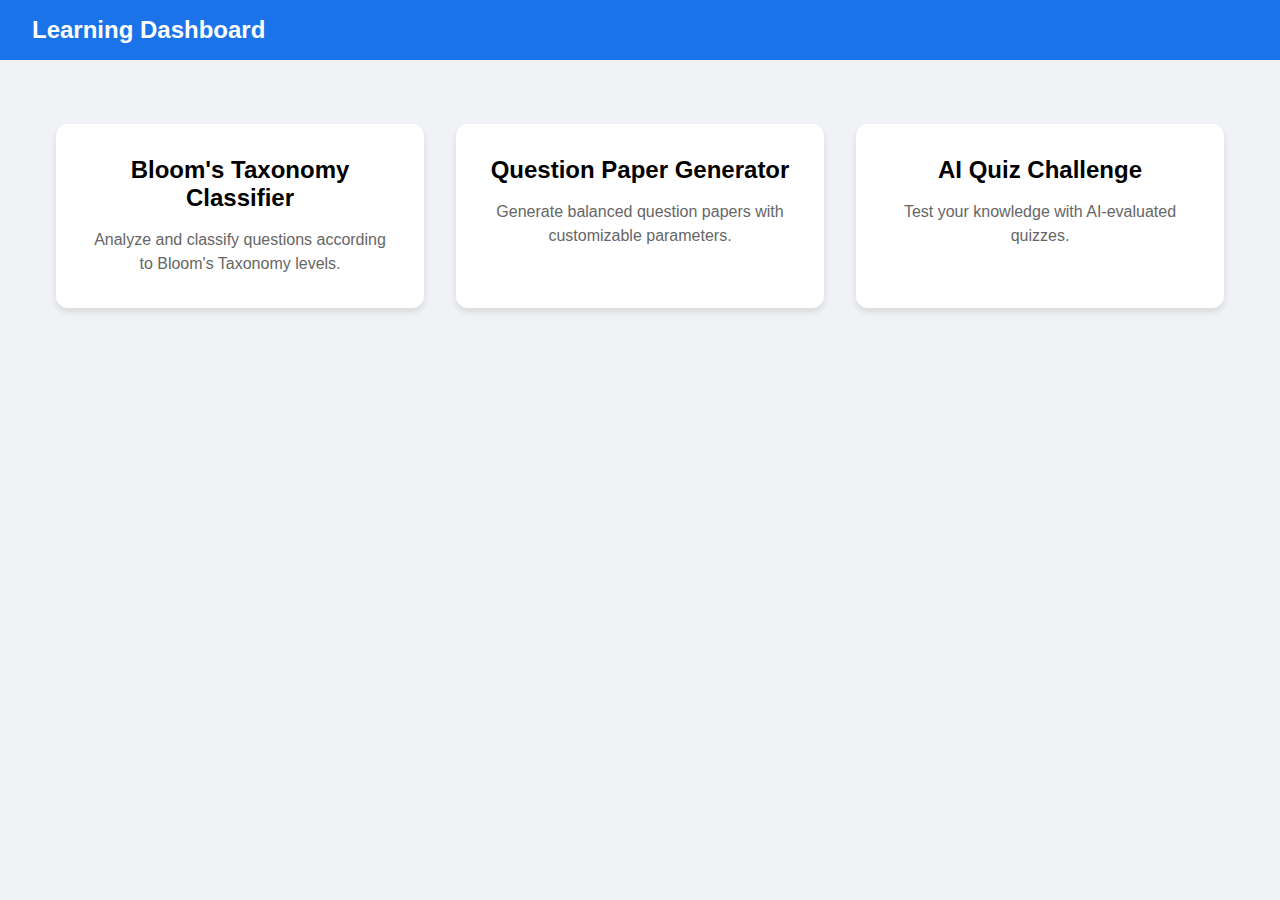
<file: index.html>
<!DOCTYPE html>
<html lang="en">
<head>
  <meta charset="UTF-8">
  <meta name="viewport" content="width=device-width, initial-scale=1.0">
  <title>Dashboard</title>
  <link rel="stylesheet" href="dashboard.css">
</head>
<body>
  <nav class="navbar">
    <div class="nav-brand">Learning Dashboard</div>
  </nav>
  <div class="container">
    <div class="features-grid">
      <div class="feature-card" onclick="navigateTo('question-search')">
        <h3>Bloom's Taxonomy Classifier</h3>
        <p>Analyze and classify questions according to Bloom's Taxonomy levels.</p>
      </div>
      <div class="feature-card" onclick="navigateTo('questionpaper')">
        <h3>Question Paper Generator</h3>
        <p>Generate balanced question papers with customizable parameters.</p>
      </div>
      <div class="feature-card" onclick="navigateTo('quizSection')">
        <h3>AI Quiz Challenge</h3>
        <p>Test your knowledge with AI-evaluated quizzes.</p>
      </div>
    </div>
  </div>
  <script src="dashboard.js"></script>
</body>
</html>
</file>
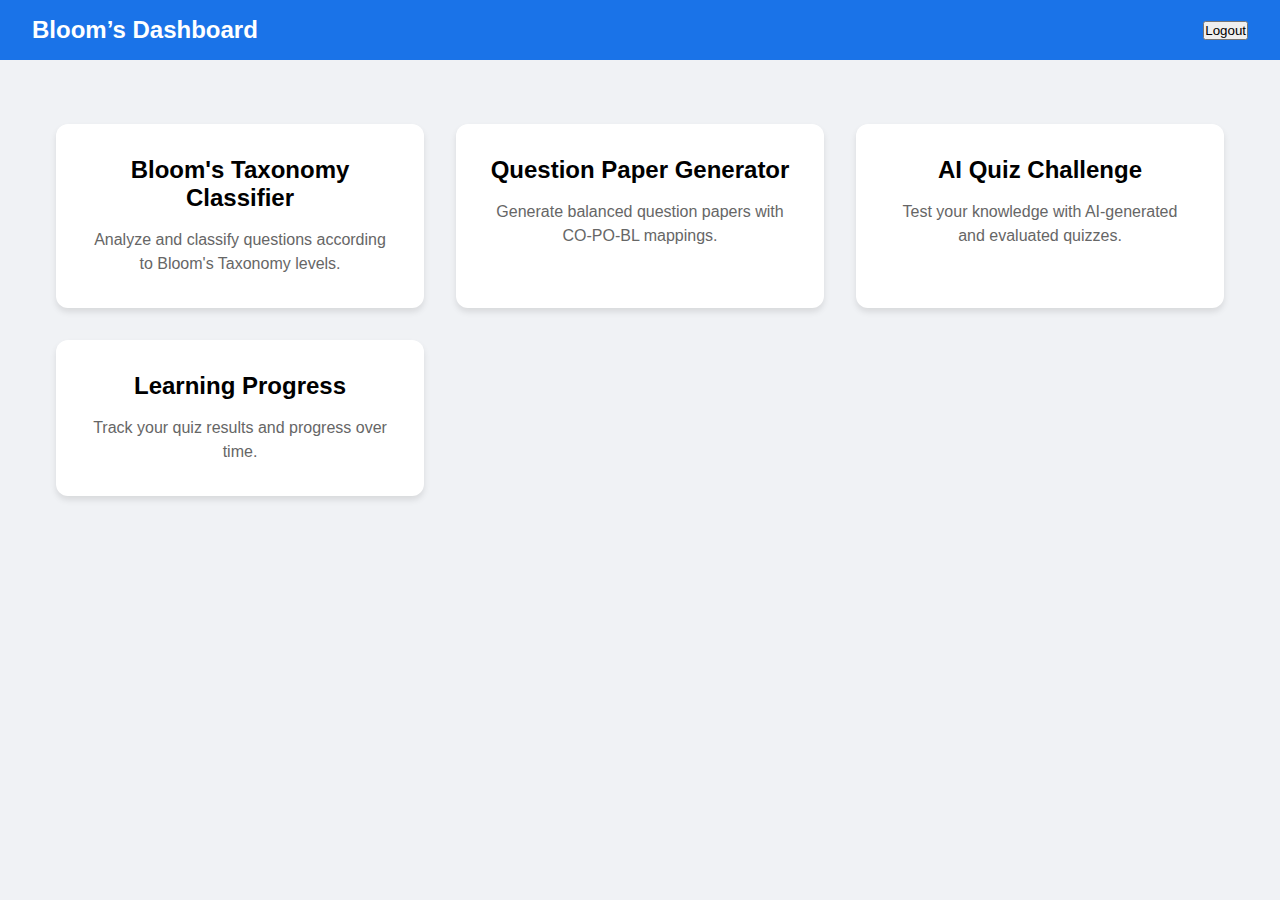
<file: dashboard.html>
<!DOCTYPE html>
<html lang="en">
<head>
  <meta charset="UTF-8" />
  <meta name="viewport" content="width=device-width, initial-scale=1.0"/>
  <title>Dashboard | Bloom's Taxonomy App</title>
  <link rel="stylesheet" href="dashboard.css" />
</head>
<body>
  <nav class="navbar">
    <div class="nav-brand">Bloom’s Dashboard</div>
    <div class="nav-user">
      <span id="username"></span>
      <button onclick="location.href='index.html'">Logout</button>
    </div>
  </nav>

  <div class="container">
    <div class="features-grid">
      <div class="feature-card" onclick="navigateTo('question-search')">
        <h3>Bloom's Taxonomy Classifier</h3>
        <p>Analyze and classify questions according to Bloom's Taxonomy levels.</p>
      </div>

      <div class="feature-card" onclick="navigateTo('questionpaper')">
        <h3>Question Paper Generator</h3>
        <p>Generate balanced question papers with CO-PO-BL mappings.</p>
      </div>

      <div class="feature-card" onclick="navigateTo('quiz')">
        <h3>AI Quiz Challenge</h3>
        <p>Test your knowledge with AI-generated and evaluated quizzes.</p>
      </div>

      <div class="feature-card" onclick="navigateTo('progress')">
        <h3>Learning Progress</h3>
        <p>Track your quiz results and progress over time.</p>
      </div>
    </div>
  </div>

  <script src="dashboard.js"></script>
</body>
</html>
</file>
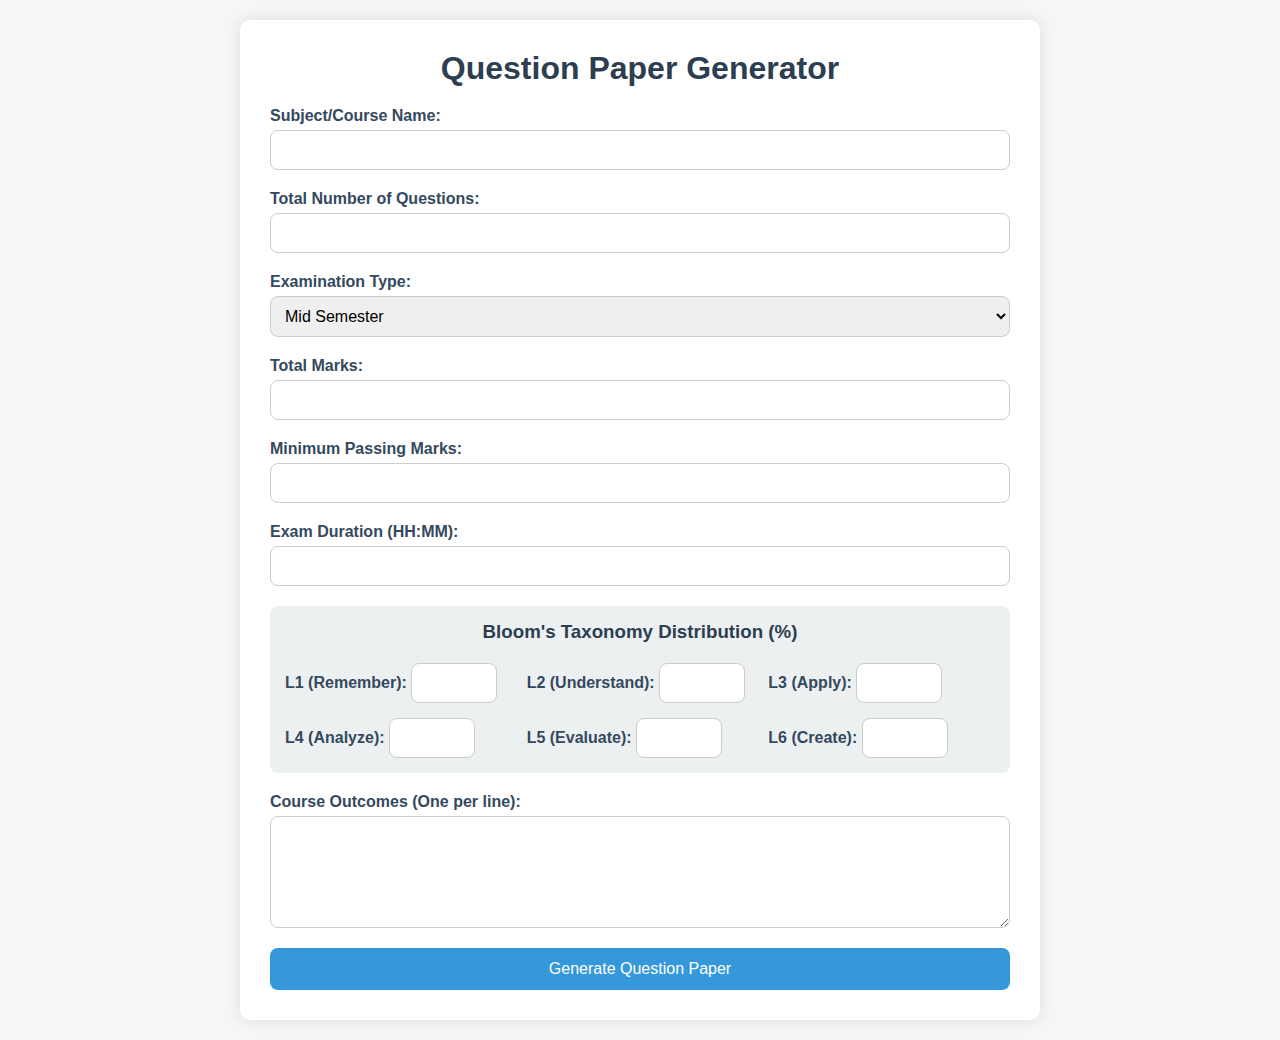
<file: questionpaper.html>
<!DOCTYPE html> 
<html lang="en"> 
<head> 
    <meta charset="UTF-8"> 
    <meta name="viewport" content="width=device-width, initial-scale=1.0"> 
    <title>Student Progress</title> 
    <link rel="stylesheet" href="qp.css"> 
</head> 
<body><div class="container"> 
    <h1>Question Paper Generator</h1> 
 
    <form id="questionForm"> 
        <div class="form-group"> 
            <label for="subject">Subject/Course Name:</label> 
            <input type="text" id="subject" required> 
        </div> 
 
        <div class="form-group"> 
            <label for="totalQuestions">Total Number of Questions:</label> 
            <input type="number" id="totalQuestions" required min="1"> 
        </div> 
 
        <div class="form-group"> 
            <label for="examType">Examination Type:</label> 
            <select id="examType" required> 
                <option value="Mid Semester">Mid Semester</option> 
 
                <option value="End Semester">End Semester</option> 
                <option value="Quiz">Quiz</option> 
            </select> 
        </div> 
 
        <div class="form-group"> 
            <label for="totalMarks">Total Marks:</label> 
            <input type="number" id="totalMarks" required min="1"> 
        </div> 
 
        <div class="form-group"> 
            <label for="passingMarks">Minimum Passing Marks:</label> 
            <input type="number" id="passingMarks" required min="1"> 
        </div> 
 
        <div class="form-group"> 
            <label for="duration">Exam Duration (HH:MM):</label> 
            <input type="text" id="duration" required pattern="[0-9]{2}:[0-9]{2}"> 
        </div> 
 
        <div class="blooms-distribution"> 
            <h3>Bloom's Taxonomy Distribution (%)</h3> 
            <div class="distribution-inputs"> 
                <div> 
                    <label for="L1">L1 (Remember):</label> 
                    <input type="number" id="L1" required min="0" max="100"> 
                </div> 
                <div> 
                    <label for="L2">L2 (Understand):</label> 
                    <input type="number" id="L2" required min="0" max="100"> 
                </div> 
                <div> 
                    <label for="L3">L3 (Apply):</label> 
                    <input type="number" id="L3" required min="0" max="100"> 
                </div> 
                <div> 
                    <label for="L4">L4 (Analyze):</label> 
                    <input type="number" id="L4" required min="0" max="100"> 
                </div> 
                <div> 
                    <label for="L5">L5 (Evaluate):</label> 
                    <input type="number" id="L5" required min="0" max="100"> 
                </div> 
                <div> 
                    <label for="L6">L6 (Create):</label> 
                    <input type="number" id="L6" required min="0" max="100"> 
                </div>  
 
            </div> 
        </div> 
 
        <div class="form-group"> 
            <label for="courseOutcomes">Course Outcomes (One per line):</label> 
            <textarea id="courseOutcomes" rows="5" required></textarea> 
        </div> 
 
        <button type="submit">Generate Question Paper</button> 
    </form> 
 
    <div id="loadingIndicator" class="hidden"> 
        <div class="spinner"></div> 
        <p>Generating Question Paper...</p> 
    </div> 
 
    <div id="questionPaper" class="hidden"> 
        <div class="paper-header"> 
            <h2 id="paperTitle"></h2> 
            <div id="paperDetails"></div> 
        </div> 
        <div id="questionTable"></div> 
 
    </div> 
</div> 
    
    <script src="questionpaper.js"></script> 
</body> 
</html>
</file>
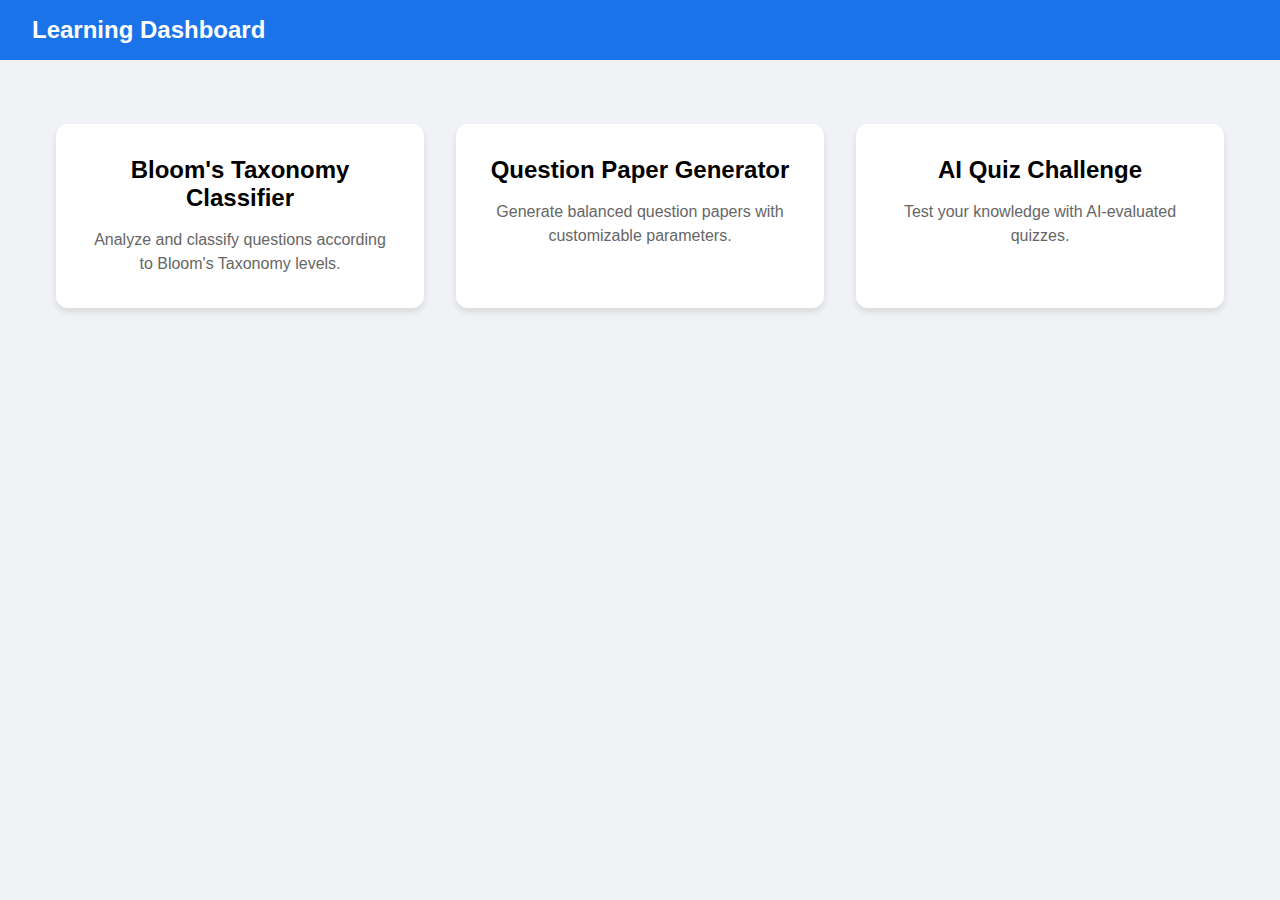
<file: quiz.html>
<!DOCTYPE html>
<html lang="en">
<head>
  <meta charset="UTF-8" />
  <meta name="viewport" content="width=device-width, initial-scale=1.0"/>
  <title>AI Quiz Challenge</title>
  <link rel="stylesheet" href="quiz.css">
</head>
<body>
<nav class="navbar">
  <div class="nav-brand">AI Quiz Challenge</div>
  <div class="nav-user">
    <span id="username"></span>
    <button onclick="location.href='dashboard.html'">Back to Dashboard</button>
    <button id="logoutBtn">Logout</button>
  </div>
</nav>

<div class="container">
  <div class="quiz-setup">
    <input type="text" id="subjectInput" placeholder="Enter subject">
    <select id="difficultySelect">
      <option value="easy">Easy</option>
      <option value="medium">Medium</option>
      <option value="hard">Hard</option>
    </select>
    <button id="generateBtn">Generate Question</button>
  </div>

  <div class="quiz-content">
    <div id="questionDisplay" class="question-box"></div>
    <div id="answerSection" style="display: none;">
      <select id="bloomsSelect">
        <option value="">Select Bloom's Level</option>
        <option value="remember">Remember</option>
        <option value="understand">Understand</option>
        <option value="apply">Apply</option>
        <option value="analyze">Analyze</option>
        <option value="evaluate">Evaluate</option>
        <option value="create">Create</option>
      </select>
      <textarea id="answerInput" maxlength="200" placeholder="Write your answer (max 200 words)"></textarea>
      <button id="submitAnswer">Submit Answer</button>
    </div>
    <div id="feedback" class="feedback-box"></div>
  </div>
</div>

<script src="quiz.js"></script>
</body>
</html>
</file>
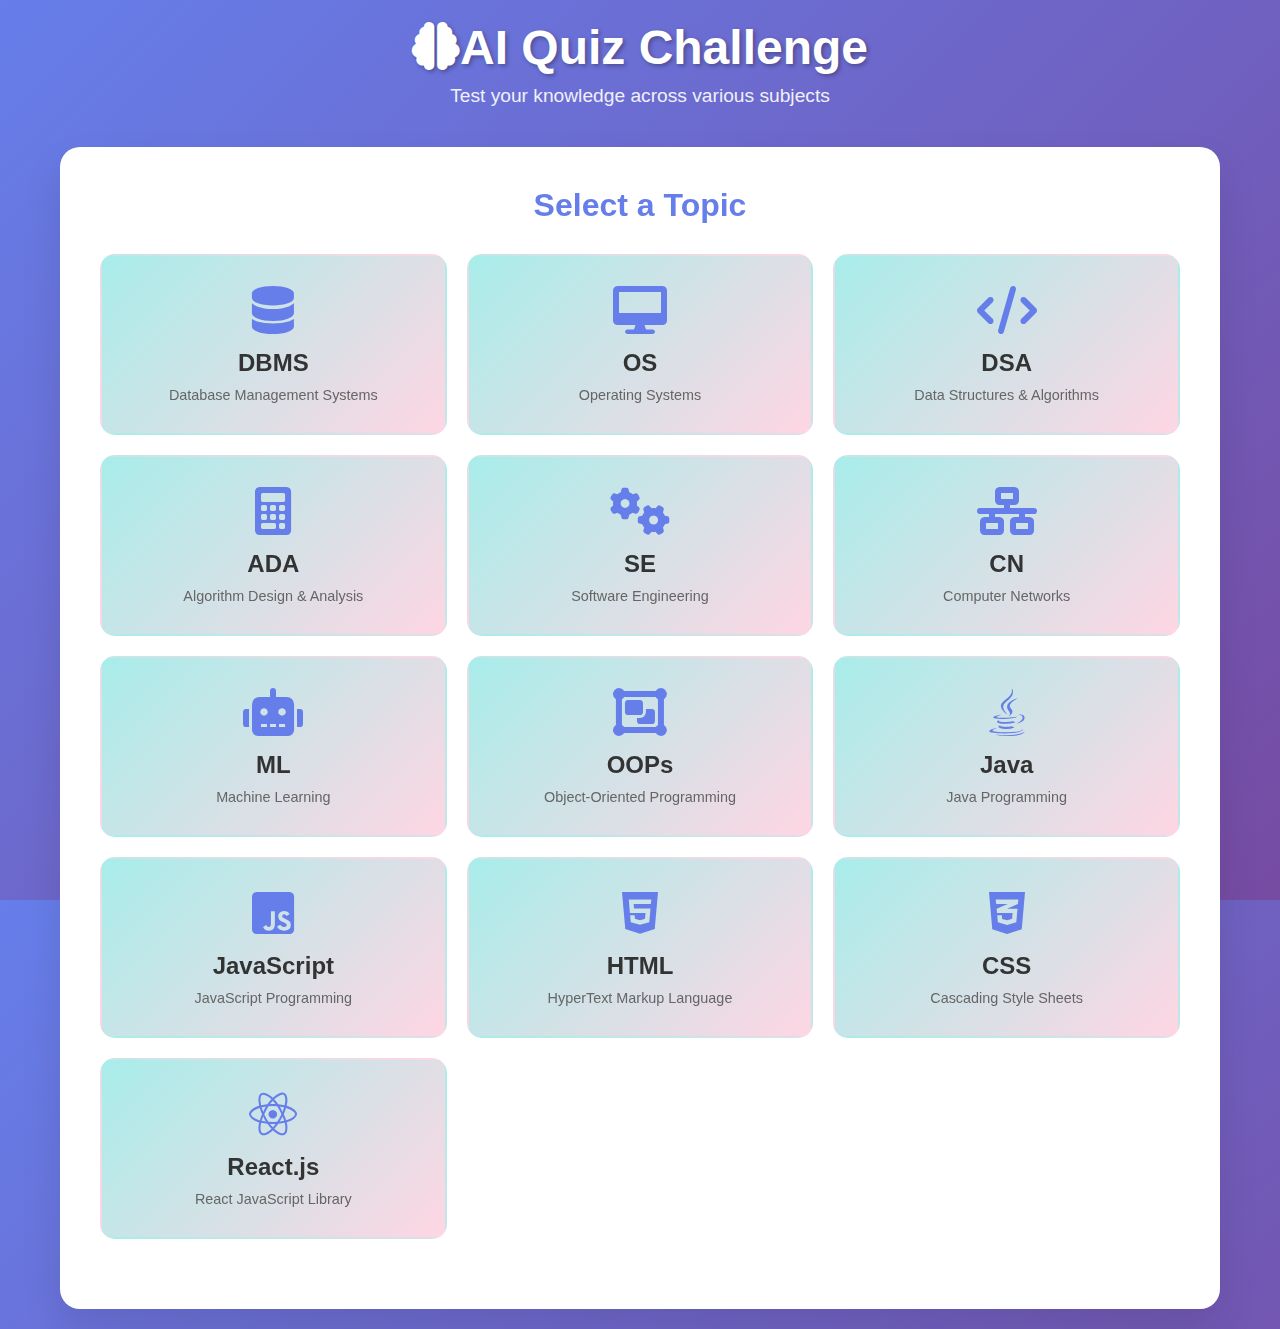
<file: quizSection.html>
<!DOCTYPE html>
<html lang="en">
<head>
    <meta charset="UTF-8">
    <meta name="viewport" content="width=device-width, initial-scale=1.0">
    <title>Quiz Master - Test Your Knowledge</title>
    <link rel="stylesheet" href="quiz.css">
    <link href="https://cdnjs.cloudflare.com/ajax/libs/font-awesome/6.0.0/css/all.min.css" rel="stylesheet">
</head>
<body>
    <!-- Topic Selection Page -->
    <div id="topic-selection" class="page active">
        <div class="container">
            <header class="header">
                <h1><i class="fas fa-brain"></i>AI Quiz Challenge</h1>
                <p>Test your knowledge across various subjects</p>
            </header>
            
            <div class="content">
                <h2>Select a Topic</h2>
                <div class="topics-grid">
                    <div class="topic-card" data-topic="DBMS">
                        <i class="fas fa-database"></i>
                        <h3>DBMS</h3>
                        <p>Database Management Systems</p>
                    </div>
                    <div class="topic-card" data-topic="OS">
                        <i class="fas fa-desktop"></i>
                        <h3>OS</h3>
                        <p>Operating Systems</p>
                    </div>
                    <div class="topic-card" data-topic="DSA">
                        <i class="fas fa-code"></i>
                        <h3>DSA</h3>
                        <p>Data Structures & Algorithms</p>
                    </div>
                    <div class="topic-card" data-topic="ADA">
                        <i class="fas fa-calculator"></i>
                        <h3>ADA</h3>
                        <p>Algorithm Design & Analysis</p>
                    </div>
                    <div class="topic-card" data-topic="SE">
                        <i class="fas fa-cogs"></i>
                        <h3>SE</h3>
                        <p>Software Engineering</p>
                    </div>
                    <div class="topic-card" data-topic="CN">
                        <i class="fas fa-network-wired"></i>
                        <h3>CN</h3>
                        <p>Computer Networks</p>
                    </div>
                    <div class="topic-card" data-topic="ML">
                        <i class="fas fa-robot"></i>
                        <h3>ML</h3>
                        <p>Machine Learning</p>
                    </div>
                    <div class="topic-card" data-topic="OOPs">
                        <i class="fas fa-object-group"></i>
                        <h3>OOPs</h3>
                        <p>Object-Oriented Programming</p>
                    </div>
                    <div class="topic-card" data-topic="Java">
                        <i class="fab fa-java"></i>
                        <h3>Java</h3>
                        <p>Java Programming</p>
                    </div>
                    <div class="topic-card" data-topic="JavaScript">
                        <i class="fab fa-js-square"></i>
                        <h3>JavaScript</h3>
                        <p>JavaScript Programming</p>
                    </div>
                    <div class="topic-card" data-topic="HTML">
                        <i class="fab fa-html5"></i>
                        <h3>HTML</h3>
                        <p>HyperText Markup Language</p>
                    </div>
                    <div class="topic-card" data-topic="CSS">
                        <i class="fab fa-css3-alt"></i>
                        <h3>CSS</h3>
                        <p>Cascading Style Sheets</p>
                    </div>
                    <div class="topic-card" data-topic="React">
                        <i class="fab fa-react"></i>
                        <h3>React.js</h3>
                        <p>React JavaScript Library</p>
                    </div>
                </div>
            </div>
        </div>
    </div>

    <!-- Difficulty Selection Page -->
    <div id="difficulty-selection" class="page">
        <div class="container">
            <header class="header">
                <h1><i class="fas fa-brain"></i> Quiz Master</h1>
                <p>Selected Topic: <span id="selected-topic-display"></span></p>
            </header>
            
            <div class="content">
                <h2>Select Difficulty Level</h2>
                <div class="difficulty-options">
                    <div class="difficulty-card" data-difficulty="easy">
                        <i class="fas fa-smile"></i>
                        <h3>Easy</h3>
                        <p>Basic questions to get started</p>
                    </div>
                    <div class="difficulty-card" data-difficulty="medium">
                        <i class="fas fa-meh"></i>
                        <h3>Medium</h3>
                        <p>Intermediate level questions</p>
                    </div>
                    <div class="difficulty-card" data-difficulty="hard">
                        <i class="fas fa-frown"></i>
                        <h3>Hard</h3>
                        <p>Advanced challenging questions</p>
                    </div>
                </div>
                
                <button id="back-to-topics" class="btn btn-secondary">
                    <i class="fas fa-arrow-left"></i> Back to Topics
                </button>
            </div>
        </div>
    </div>

    <!-- Quiz Page -->
    <div id="quiz-page" class="page">
        <div class="container">
            <header class="quiz-header">
                <div class="quiz-info">
                    <h1>Quiz in Progress</h1>
                    <p><span id="current-topic"></span> - <span id="current-difficulty"></span></p>
                </div>
                <div class="progress-info">
                    <div class="progress-bar">
                        <div class="progress-fill" id="progress-fill"></div>
                    </div>
                    <span id="question-counter">1 / 15</span>
                </div>
            </header>
            
            <div class="quiz-content">
                <div class="question-card">
                    <h2 id="question-text">Question will appear here</h2>
                    <div class="options-container">
                        <div class="option" data-option="A">
                            <span class="option-letter">A</span>
                            <span class="option-text">Option A</span>
                        </div>
                        <div class="option" data-option="B">
                            <span class="option-letter">B</span>
                            <span class="option-text">Option B</span>
                        </div>
                        <div class="option" data-option="C">
                            <span class="option-letter">C</span>
                            <span class="option-text">Option C</span>
                        </div>
                        <div class="option" data-option="D">
                            <span class="option-letter">D</span>
                            <span class="option-text">Option D</span>
                        </div>
                    </div>
                </div>
                
                <div class="quiz-controls">
                    <button id="prev-question" class="btn btn-secondary" disabled>
                        <i class="fas fa-arrow-left"></i> Previous
                    </button>
                    <button id="next-question" class="btn btn-primary" disabled>
                        Next <i class="fas fa-arrow-right"></i>
                    </button>
                    <button id="submit-quiz" class="btn btn-success" style="display: none;">
                        Submit Quiz <i class="fas fa-check"></i>
                    </button>
                </div>
            </div>
        </div>
    </div>

    <!-- Results Page -->
    <div id="results-page" class="page">
        <div class="container">
            <header class="header">
                <h1><i class="fas fa-trophy"></i> Quiz Results</h1>
            </header>
            
            <div class="content">
                <div class="results-summary">
                    <div class="score-circle">
                        <div class="score-inner">
                            <span id="final-score">0</span>
                            <span class="score-total">/ 15</span>
                        </div>
                    </div>
                    
                    <div class="results-details">
                        <h2 id="results-title">Great Job!</h2>
                        <p id="results-percentage">0%</p>
                        
                        <div class="stats-grid">
                            <div class="stat-card">
                                <i class="fas fa-check-circle"></i>
                                <h3 id="correct-count">0</h3>
                                <p>Correct</p>
                            </div>
                            <div class="stat-card">
                                <i class="fas fa-times-circle"></i>
                                <h3 id="wrong-count">0</h3>
                                <p>Wrong</p>
                            </div>
                            <div class="stat-card">
                                <i class="fas fa-star"></i>
                                <h3 id="star-rating">★★★★★</h3>
                                <p>Rating</p>
                            </div>
                        </div>
                    </div>
                </div>
                
                <div class="results-actions">
                    <button id="show-answers" class="btn btn-primary">
                        <i class="fas fa-eye"></i> Show Answers
                    </button>
                    <button id="restart-quiz" class="btn btn-success">
                        <i class="fas fa-redo"></i> Take Another Quiz
                    </button>
                </div>
            </div>
        </div>
    </div>

    <!-- Answer Review Page -->
    <div id="answer-review" class="page">
        <div class="container">
            <header class="header">
                <h1><i class="fas fa-clipboard-list"></i> Answer Review</h1>
                <p>Review your answers and see the correct ones</p>
            </header>
            
            <div class="content">
                <div id="review-container">
                    <!-- Review items will be populated here -->
                </div>
                
                <div class="review-actions">
                    <button id="back-to-results" class="btn btn-secondary">
                        <i class="fas fa-arrow-left"></i> Back to Results
                    </button>
                    <button id="new-quiz" class="btn btn-success">
                        <i class="fas fa-plus"></i> New Quiz
                    </button>
                </div>
            </div>
        </div>
    </div>

    <!-- <script src="questions.js"></script>
    <script src="script.js"></script> -->
</body>
</html>

<script>
    let selectedTopic = '';
let quizData = [];
let currentQuestionIndex = 0;
let score = 0;
let userAnswers = [];

const topicCards = document.querySelectorAll('.topic-card');
const difficultyCards = document.querySelectorAll('.difficulty-card');

const topicSelectionPage = document.getElementById('topic-selection');
const difficultyPage = document.getElementById('difficulty-selection');
const quizPage = document.getElementById('quiz-page');
const resultsPage = document.getElementById('results-page');
const answerReviewPage = document.getElementById('answer-review');

const selectedTopicDisplay = document.getElementById('selected-topic-display');
const currentTopicDisplay = document.getElementById('current-topic');
const currentDifficultyDisplay = document.getElementById('current-difficulty');
const questionText = document.getElementById('question-text');
const optionsContainer = document.querySelector('.options-container');
const questionCounter = document.getElementById('question-counter');
const progressFill = document.getElementById('progress-fill');

const correctCount = document.getElementById('correct-count');
const wrongCount = document.getElementById('wrong-count');
const finalScore = document.getElementById('final-score');
const resultsPercentage = document.getElementById('results-percentage');

const reviewContainer = document.getElementById('review-container');

const API_KEY = 'iZqsE6ieCcqP7Umd98VQZfhmeP89cIZoBaHz7Vsg';

// Category mapping for quizapi.io
const categoryMap = {
    DBMS: 'sql',
    OS: 'linux',
    DSA: 'code',
    ADA: 'code',
    SE: 'code',
    CN: 'linux',
    ML: 'code',
    Java: 'code',
    JavaScript: 'code',
    HTML: 'code',
    CSS: 'code',
    React: 'code',
    OOPs: 'code'
};

topicCards.forEach(card => {
    card.addEventListener('click', () => {
        selectedTopic = card.dataset.topic;
        selectedTopicDisplay.textContent = selectedTopic;
        showPage(difficultyPage);
    });
});

difficultyCards.forEach(card => {
    card.addEventListener('click', () => {
        currentTopicDisplay.textContent = selectedTopic;
        currentDifficultyDisplay.textContent = 'N/A';
        startQuiz();
    });
});

document.getElementById('back-to-topics').addEventListener('click', () => {
    showPage(topicSelectionPage);
});

function showPage(pageElement) {
    document.querySelectorAll('.page').forEach(p => p.classList.remove('active'));
    pageElement.classList.add('active');
}

// Fetch questions using your API key
async function fetchQuizQuestions(topic) {
    const category = categoryMap[topic] || 'code';
    const url = `https://quizapi.io/api/v1/questions?category=${category}&limit=10`;

    try {
        const response = await fetch(url, {
            headers: {
                "X-Api-Key": API_KEY
            }
        });

        const data = await response.json();
        return data;
    } catch (error) {
        console.error("Error fetching questions:", error);
        return [];
    }
}

async function startQuiz() {
    showPage(quizPage);
    quizData = await fetchQuizQuestions(selectedTopic);
    score = 0;
    currentQuestionIndex = 0;
    userAnswers = [];
    displayQuestion();
}

function displayQuestion() {
    const question = quizData[currentQuestionIndex];
    if (!question) return;

    questionText.innerHTML = question.question;

    const answers = question.answers;
    optionsContainer.innerHTML = '';

    for (let key in answers) {
        if (answers[key]) {
            const div = document.createElement('div');
            div.className = 'option';
            div.dataset.option = key;
            div.innerHTML = `
                <span class="option-letter">${key.toUpperCase()}</span>
                <span class="option-text">${answers[key]}</span>
            `;
            div.addEventListener('click', () => selectAnswer(div));
            optionsContainer.appendChild(div);
        }
    }

    questionCounter.textContent = `${currentQuestionIndex + 1} / ${quizData.length}`;
    progressFill.style.width = `${((currentQuestionIndex + 1) / quizData.length) * 100}%`;

    document.getElementById('prev-question').disabled = currentQuestionIndex === 0;
    document.getElementById('next-question').disabled = true;
    document.getElementById('submit-quiz').style.display = currentQuestionIndex === quizData.length - 1 ? 'inline-block' : 'none';
}

function selectAnswer(selectedDiv) {
    const allOptions = document.querySelectorAll('.option');
    allOptions.forEach(opt => opt.classList.remove('selected'));
    selectedDiv.classList.add('selected');

    const selectedKey = selectedDiv.dataset.option;
    userAnswers[currentQuestionIndex] = selectedKey;

    document.getElementById('next-question').disabled = false;
}

document.getElementById('next-question').addEventListener('click', () => {
    if (currentQuestionIndex < quizData.length - 1) {
        currentQuestionIndex++;
        displayQuestion();
    }
});

document.getElementById('prev-question').addEventListener('click', () => {
    if (currentQuestionIndex > 0) {
        currentQuestionIndex--;
        displayQuestion();
    }
});

document.getElementById('submit-quiz').addEventListener('click', () => {
    calculateResults();
});

function calculateResults() {
    let correct = 0;

    quizData.forEach((q, index) => {
        const correctKey = Object.entries(q.correct_answers).find(
            ([key, value]) => value === "true"
        )?.[0]?.slice(-1); // example: "answer_a_correct" → "a"

        if (userAnswers[index] && userAnswers[index].toLowerCase() === correctKey) {
            correct++;
        }
    });

    score = correct;
    finalScore.textContent = score;
    correctCount.textContent = score;
    wrongCount.textContent = quizData.length - score;
    resultsPercentage.textContent = `${Math.round((score / quizData.length) * 100)}%`;

    showPage(resultsPage);
}

document.getElementById('show-answers').addEventListener('click', () => {
    reviewContainer.innerHTML = '';
    quizData.forEach((q, i) => {
        const correctKey = Object.entries(q.correct_answers).find(
            ([key, value]) => value === "true"
        )?.[0]?.slice(-1);

        const yourAns = userAnswers[i] || 'No Answer';
        const correctAns = q.answers[`answer_${correctKey}`];

        const div = document.createElement('div');
        div.className = 'review-item';
        div.innerHTML = `
            <h3>Q${i + 1}: ${q.question}</h3>
            <p><strong>Your Answer:</strong> ${q.answers[yourAns] || 'No Answer'}</p>
            <p><strong>Correct Answer:</strong> ${correctAns}</p>
            <hr>
        `;
        reviewContainer.appendChild(div);
    });
    showPage(answerReviewPage);
});

document.getElementById('back-to-results').addEventListener('click', () => {
    showPage(resultsPage);
});

document.getElementById('restart-quiz').addEventListener('click', () => {
    showPage(topicSelectionPage);
});

document.getElementById('new-quiz').addEventListener('click', () => {
    showPage(topicSelectionPage);
});

</script>
</file>
<file: dashboard.css>
* {
    margin: 0;
    padding: 0;
    box-sizing: border-box;
    font-family: 'Segoe UI', Tahoma, Geneva, Verdana, sans-serif;
  }
  
  body {
    background: #f0f2f5;
  }
  
  .navbar {
    background: #1a73e8;
    color: white;
    padding: 1rem 2rem;
    display: flex;
    justify-content: space-between;
    align-items: center;
  }
  
  .nav-brand {
    font-size: 1.5rem;
    font-weight: bold;
  }
  
  #logoutBtn {
    padding: 0.5rem 1rem;
    background: white;
    color: #1a73e8;
    border: none;
    border-radius: 4px;
    cursor: pointer;
    font-weight: bold;
  }
  
  .container {
    max-width: 1200px;
    margin: 2rem auto;
    padding: 0 1rem;
  }
  
  .features-grid {
    display: grid;
    grid-template-columns: repeat(auto-fit, minmax(300px, 1fr));
    gap: 2rem;
    padding: 2rem 0;
  }
  
  .feature-card {
    background: white;
    padding: 2rem;
    border-radius: 12px;
    box-shadow: 0 4px 6px rgba(0, 0, 0, 0.1);
    transition: transform 0.3s ease, box-shadow 0.3s ease;
    cursor: pointer;
    text-align: center;
  }
  
  .feature-card:hover {
    transform: translateY(-5px);
    box-shadow: 0 6px 12px rgba(0, 0, 0, 0.15);
  }
  
  .feature-card h3 {
    font-size: 1.5rem;
    margin-bottom: 1rem;
  }
  
  .feature-card p {
    color: #666;
    font-size: 1rem;
    line-height: 1.5;
  }
</file>
<file: qp.css>
/* Reset some default styles */
* {
    box-sizing: border-box;
    margin: 0;
    padding: 0;
    font-family: "Segoe UI", Tahoma, Geneva, Verdana, sans-serif;
}

body {
    background-color: #f4f6f8;
    padding: 20px;
}

.container {
    max-width: 800px;
    margin: auto;
    background-color: #fff;
    padding: 30px;
    border-radius: 10px;
    box-shadow: 0 0 15px rgba(0, 0, 0, 0.1);
}

h1, h3 {
    text-align: center;
    color: #2c3e50;
    margin-bottom: 20px;
}

form {
    display: flex;
    flex-direction: column;
    gap: 20px;
}

.form-group {
    display: flex;
    flex-direction: column;
}

label {
    font-weight: 600;
    margin-bottom: 5px;
    color: #34495e;
}

input[type="text"],
input[type="number"],
select,
textarea {
    padding: 10px;
    border: 1px solid #ccc;
    border-radius: 8px;
    transition: border-color 0.3s;
    font-size: 1rem;
}

input:focus,
select:focus,
textarea:focus {
    border-color: #3498db;
    outline: none;
}

textarea {
    resize: vertical;
}

button[type="submit"] {
    background-color: #3498db;
    color: white;
    padding: 12px 20px;
    font-size: 1rem;
    border: none;
    border-radius: 8px;
    cursor: pointer;
    transition: background-color 0.3s;
}

button[type="submit"]:hover {
    background-color: #2980b9;
}

/* Bloom's Distribution */
.blooms-distribution {
    background-color: #ecf0f1;
    padding: 15px;
    border-radius: 8px;
}

.distribution-inputs {
    display: grid;
    grid-template-columns: repeat(auto-fit, minmax(200px, 1fr));
    gap: 15px;
}

/* Hidden elements */
.hidden {
    display: none;
}

/* Spinner */
#loadingIndicator {
    text-align: center;
    margin-top: 30px;
}

.spinner {
    width: 40px;
    height: 40px;
    margin: auto;
    border: 4px solid #ccc;
    border-top: 4px solid #3498db;
    border-radius: 50%;
    animation: spin 1s linear infinite;
}

@keyframes spin {
    0% { transform: rotate(0deg); }
    100% { transform: rotate(360deg); }
}

/* Question paper output */
#questionPaper {
    margin-top: 30px;
    background-color: #fff;
    border: 1px solid #ddd;
    padding: 20px;
    border-radius: 8px;
}

.paper-header {
    border-bottom: 1px solid #ccc;
    margin-bottom: 20px;
    padding-bottom: 10px;
}

#paperTitle {
    color: #2c3e50;
    margin-bottom: 5px;
}

#paperDetails {
    color: #7f8c8d;
    font-size: 0.95rem;
}
</file>
<file: quiz.css>
/* Reset and Base Styles */
* {
    margin: 0;
    padding: 0;
    box-sizing: border-box;
}

body {
    font-family: 'Segoe UI', Tahoma, Geneva, Verdana, sans-serif;
    background: linear-gradient(135deg, #667eea 0%, #764ba2 100%);
    min-height: 100vh;
    color: #333;
    overflow-x: hidden;
}

/* Page Transitions */
.page {
    position: absolute;
    top: 0;
    left: 0;
    width: 100%;
    min-height: 100vh;
    opacity: 0;
    transform: translateX(100%);
    transition: all 0.5s cubic-bezier(0.4, 0, 0.2, 1);
    pointer-events: none;
}

.page.active {
    opacity: 1;
    transform: translateX(0);
    pointer-events: all;
}

.page.slide-left {
    transform: translateX(-100%);
}

/* Container */
.container {
    max-width: 1200px;
    margin: 0 auto;
    padding: 20px;
}

/* Header */
.header {
    text-align: center;
    margin-bottom: 40px;
    color: white;
}

.header h1 {
    font-size: 3rem;
    margin-bottom: 10px;
    text-shadow: 2px 2px 4px rgba(0,0,0,0.3);
}

.header p {
    font-size: 1.2rem;
    opacity: 0.9;
}

/* Content */
.content {
    background: white;
    border-radius: 20px;
    padding: 40px;
    box-shadow: 0 20px 40px rgba(0,0,0,0.1);
    backdrop-filter: blur(10px);
}

.content h2 {
    text-align: center;
    margin-bottom: 30px;
    color: #667eea;
    font-size: 2rem;
}

/* Topics Grid */
.topics-grid {
    display: grid;
    grid-template-columns: repeat(auto-fit, minmax(280px, 1fr));
    gap: 20px;
    margin-bottom: 30px;
}

.topic-card {
    background: linear-gradient(135deg, #a8edea 0%, #fed6e3 100%);
    border-radius: 15px;
    padding: 30px;
    text-align: center;
    cursor: pointer;
    transition: all 0.3s ease;
    border: 2px solid transparent;
    position: relative;
    overflow: hidden;
}

.topic-card::before {
    content: '';
    position: absolute;
    top: 0;
    left: -100%;
    width: 100%;
    height: 100%;
    background: linear-gradient(90deg, transparent, rgba(255,255,255,0.4), transparent);
    transition: left 0.5s ease;
}

.topic-card:hover::before {
    left: 100%;
}

.topic-card:hover {
    transform: translateY(-5px);
    box-shadow: 0 15px 30px rgba(0,0,0,0.2);
    border-color: #667eea;
}

.topic-card i {
    font-size: 3rem;
    margin-bottom: 15px;
    color: #667eea;
}

.topic-card h3 {
    font-size: 1.5rem;
    margin-bottom: 10px;
    color: #333;
}

.topic-card p {
    color: #666;
    font-size: 0.9rem;
}

/* Difficulty Options */
.difficulty-options {
    display: flex;
    justify-content: center;
    gap: 30px;
    margin-bottom: 40px;
    flex-wrap: wrap;
}

.difficulty-card {
    background: linear-gradient(135deg, #ffecd2 0%, #fcb69f 100%);
    border-radius: 15px;
    padding: 40px 30px;
    text-align: center;
    cursor: pointer;
    transition: all 0.3s ease;
    border: 2px solid transparent;
    min-width: 200px;
    flex: 1;
    max-width: 300px;
}

.difficulty-card:hover {
    transform: translateY(-5px);
    box-shadow: 0 15px 30px rgba(0,0,0,0.2);
    border-color: #667eea;
}

.difficulty-card[data-difficulty="easy"] {
    background: linear-gradient(135deg, #a8edea 0%, #fed6e3 100%);
}

.difficulty-card[data-difficulty="medium"] {
    background: linear-gradient(135deg, #ffecd2 0%, #fcb69f 100%);
}

.difficulty-card[data-difficulty="hard"] {
    background: linear-gradient(135deg, #ff9a9e 0%, #fecfef 100%);
}

.difficulty-card i {
    font-size: 3rem;
    margin-bottom: 15px;
    color: #667eea;
}

.difficulty-card h3 {
    font-size: 1.5rem;
    margin-bottom: 10px;
    color: #333;
}

.difficulty-card p {
    color: #666;
    font-size: 0.9rem;
}

/* Quiz Header */
.quiz-header {
    display: flex;
    justify-content: space-between;
    align-items: center;
    background: white;
    border-radius: 15px;
    padding: 20px 30px;
    margin-bottom: 30px;
    box-shadow: 0 10px 20px rgba(0,0,0,0.1);
}

.quiz-info h1 {
    font-size: 1.5rem;
    color: #667eea;
    margin-bottom: 5px;
}

.quiz-info p {
    color: #666;
    font-size: 0.9rem;
}

.progress-info {
    display: flex;
    align-items: center;
    gap: 15px;
}

.progress-bar {
    width: 200px;
    height: 8px;
    background: #e0e0e0;
    border-radius: 4px;
    overflow: hidden;
}

.progress-fill {
    height: 100%;
    background: linear-gradient(90deg, #667eea, #764ba2);
    border-radius: 4px;
    transition: width 0.3s ease;
    width: 0%;
}

#question-counter {
    font-weight: bold;
    color: #667eea;
    font-size: 1.1rem;
}

/* Quiz Content */
.quiz-content {
    background: white;
    border-radius: 20px;
    padding: 40px;
    box-shadow: 0 20px 40px rgba(0,0,0,0.1);
}

.question-card {
    margin-bottom: 40px;
}

.question-card h2 {
    font-size: 1.5rem;
    margin-bottom: 30px;
    color: #333;
    line-height: 1.6;
}

.options-container {
    display: flex;
    flex-direction: column;
    gap: 15px;
}

.option {
    display: flex;
    align-items: center;
    background: #f8f9fa;
    border: 2px solid #e9ecef;
    border-radius: 12px;
    padding: 20px;
    cursor: pointer;
    transition: all 0.3s ease;
    position: relative;
}

.option:hover {
    background: #e3f2fd;
    border-color: #667eea;
}

.option.selected {
    background: #667eea;
    border-color: #667eea;
    color: white;
}

.option-letter {
    width: 40px;
    height: 40px;
    background: #667eea;
    color: white;
    border-radius: 50%;
    display: flex;
    align-items: center;
    justify-content: center;
    font-weight: bold;
    margin-right: 20px;
    flex-shrink: 0;
}

.option.selected .option-letter {
    background: white;
    color: #667eea;
}

.option-text {
    font-size: 1.1rem;
    line-height: 1.5;
}

/* Quiz Controls */
.quiz-controls {
    display: flex;
    justify-content: space-between;
    align-items: center;
    margin-top: 30px;
}

/* Buttons */
.btn {
    padding: 12px 30px;
    border: none;
    border-radius: 25px;
    font-size: 1rem;
    font-weight: bold;
    cursor: pointer;
    transition: all 0.3s ease;
    text-decoration: none;
    display: inline-flex;
    align-items: center;
    gap: 8px;
}

.btn:disabled {
    opacity: 0.5;
    cursor: not-allowed;
}

.btn-primary {
    background: linear-gradient(135deg, #667eea 0%, #764ba2 100%);
    color: white;
}

.btn-primary:hover:not(:disabled) {
    transform: translateY(-2px);
    box-shadow: 0 8px 16px rgba(102, 126, 234, 0.3);
}

.btn-secondary {
    background: #f8f9fa;
    color: #667eea;
    border: 2px solid #667eea;
}

.btn-secondary:hover:not(:disabled) {
    background: #667eea;
    color: white;
}

.btn-success {
    background: linear-gradient(135deg, #56ab2f 0%, #a8e6cf 100%);
    color: white;
}

.btn-success:hover:not(:disabled) {
    transform: translateY(-2px);
    box-shadow: 0 8px 16px rgba(86, 171, 47, 0.3);
}

/* Results Page */
.results-summary {
    display: flex;
    align-items: center;
    justify-content: center;
    gap: 60px;
    margin-bottom: 50px;
}

.score-circle {
    width: 200px;
    height: 200px;
    background: linear-gradient(135deg, #667eea 0%, #764ba2 100%);
    border-radius: 50%;
    display: flex;
    align-items: center;
    justify-content: center;
    box-shadow: 0 20px 40px rgba(0,0,0,0.2);
    animation: pulse 2s infinite;
}

@keyframes pulse {
    0% { transform: scale(1); }
    50% { transform: scale(1.05); }
    100% { transform: scale(1); }
}

.score-inner {
    text-align: center;
    color: white;
}

.score-inner #final-score {
    font-size: 3rem;
    font-weight: bold;
    display: block;
}

.score-total {
    font-size: 1.2rem;
    opacity: 0.8;
}

.results-details {
    text-align: center;
}

.results-details h2 {
    font-size: 2.5rem;
    margin-bottom: 10px;
    color: #667eea;
}

.results-details #results-percentage {
    font-size: 1.5rem;
    margin-bottom: 30px;
    color: #666;
}

.stats-grid {
    display: grid;
    grid-template-columns: repeat(3, 1fr);
    gap: 20px;
    margin-top: 30px;
}

.stat-card {
    background: linear-gradient(135deg, #a8edea 0%, #fed6e3 100%);
    border-radius: 15px;
    padding: 20px;
    text-align: center;
}

.stat-card i {
    font-size: 2rem;
    margin-bottom: 10px;
    color: #667eea;
}

.stat-card h3 {
    font-size: 1.5rem;
    margin-bottom: 5px;
    color: #333;
}

.stat-card p {
    color: #666;
    font-size: 0.9rem;
}

.results-actions {
    display: flex;
    justify-content: center;
    gap: 20px;
}

/* Answer Review */
.review-container {
    max-height: 70vh;
    overflow-y: auto;
    padding: 20px;
}

.review-item {
    background: white;
    border-radius: 15px;
    padding: 25px;
    margin-bottom: 20px;
    box-shadow: 0 5px 15px rgba(0,0,0,0.1);
    border-left: 5px solid #667eea;
}

.review-item.correct {
    border-left-color: #4caf50;
}

.review-item.incorrect {
    border-left-color: #f44336;
}

.review-question {
    font-size: 1.2rem;
    margin-bottom: 20px;
    color: #333;
    font-weight: bold;
}

.review-answers {
    display: grid;
    gap: 15px;
}

.review-answer {
    padding: 15px;
    border-radius: 10px;
    display: flex;
    align-items: center;
    gap: 15px;
}

.review-answer.correct {
    background: #e8f5e8;
    border: 2px solid #4caf50;
    color: #2e7d32;
}

.review-answer.incorrect {
    background: #ffebee;
    border: 2px solid #f44336;
    color: #c62828;
}

.review-answer.neutral {
    background: #f5f5f5;
    border: 2px solid #e0e0e0;
    color: #666;
}

.review-answer i {
    font-size: 1.2rem;
}

.review-actions {
    display: flex;
    justify-content: center;
    gap: 20px;
    margin-top: 30px;
}

/* Responsive Design */
@media (max-width: 768px) {
    .container {
        padding: 15px;
    }
    
    .header h1 {
        font-size: 2rem;
    }
    
    .header p {
        font-size: 1rem;
    }
    
    .content {
        padding: 20px;
    }
    
    .topics-grid {
        grid-template-columns: 1fr;
        gap: 15px;
    }
    
    .topic-card {
        padding: 20px;
    }
    
    .difficulty-options {
        flex-direction: column;
        gap: 15px;
    }
    
    .difficulty-card {
        min-width: auto;
        max-width: none;
    }
    
    .quiz-header {
        flex-direction: column;
        gap: 20px;
        text-align: center;
    }
    
    .progress-bar {
        width: 150px;
    }
    
    .quiz-controls {
        flex-direction: column;
        gap: 15px;
    }
    
    .results-summary {
        flex-direction: column;
        gap: 30px;
    }
    
    .score-circle {
        width: 150px;
        height: 150px;
    }
    
    .score-inner #final-score {
        font-size: 2rem;
    }
    
    .stats-grid {
        grid-template-columns: 1fr;
        gap: 15px;
    }
    
    .results-actions {
        flex-direction: column;
        gap: 15px;
    }
    
    .review-actions {
        flex-direction: column;
        gap: 15px;
    }
}

@media (max-width: 480px) {
    .option {
        padding: 15px;
    }
    
    .option-letter {
        width: 35px;
        height: 35px;
        margin-right: 15px;
    }
    
    .option-text {
        font-size: 1rem;
    }
    
    .btn {
        padding: 10px 20px;
        font-size: 0.9rem;
    }
}

/* Smooth scrolling */
html {
    scroll-behavior: smooth;
}

/* Custom scrollbar */
::-webkit-scrollbar {
    width: 8px;
}

::-webkit-scrollbar-track {
    background: #f1f1f1;
    border-radius: 10px;
}

::-webkit-scrollbar-thumb {
    background: #667eea;
    border-radius: 10px;
}

::-webkit-scrollbar-thumb:hover {
    background: #764ba2;
}
</file>
